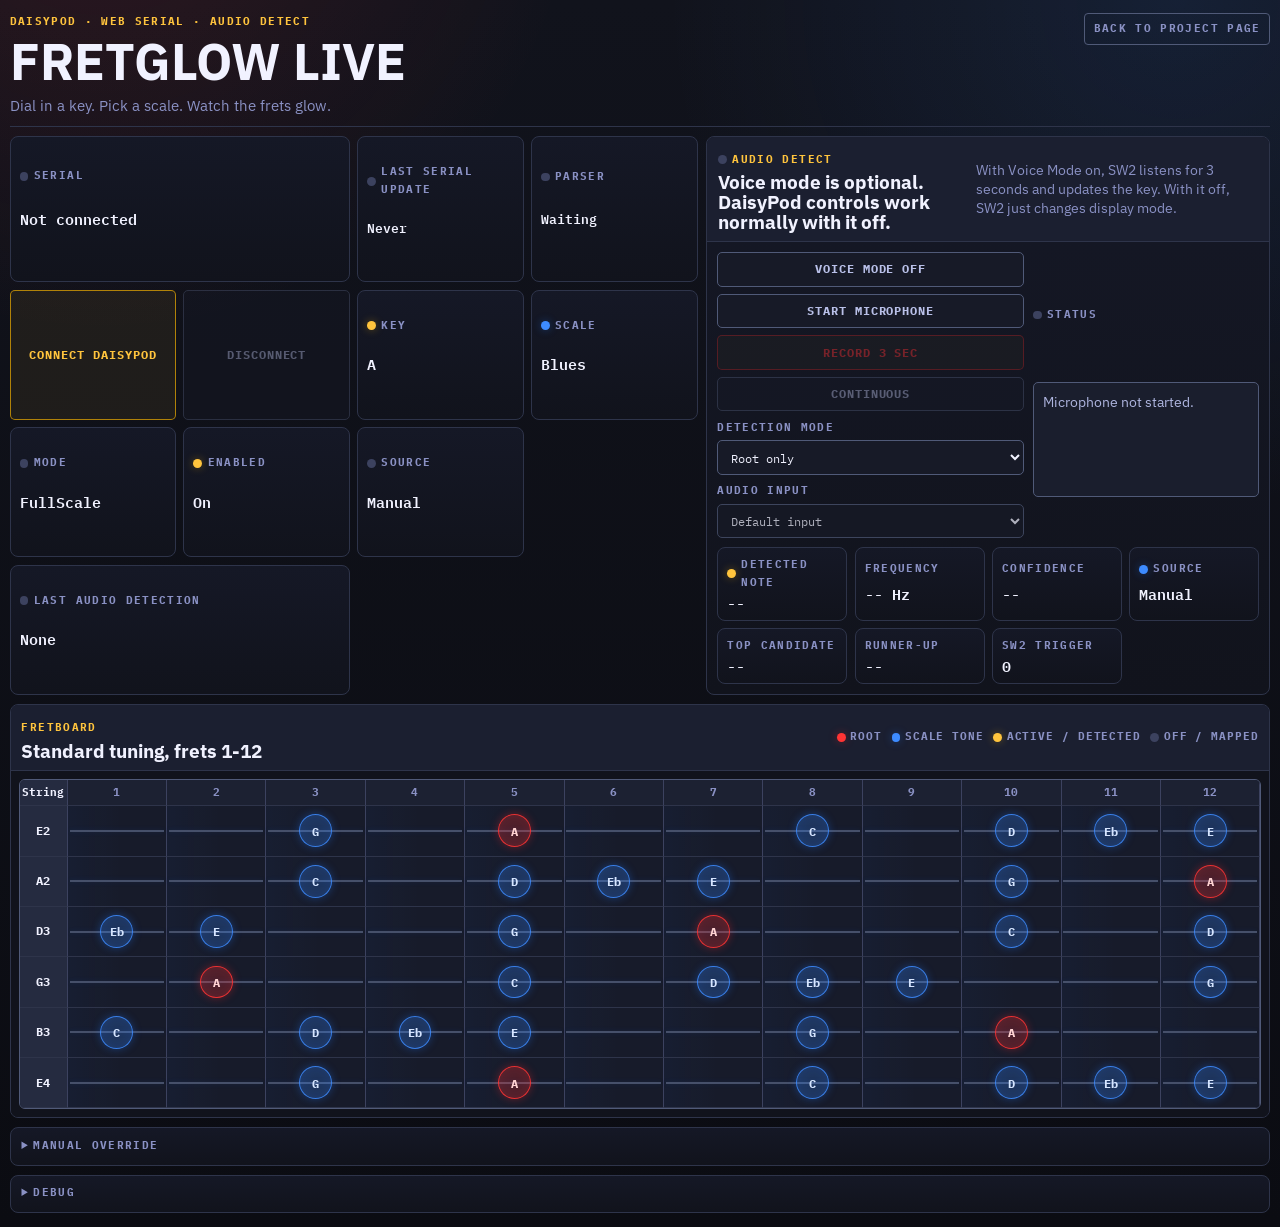
<file: visualizer.html>
<!DOCTYPE html>
<html lang="en">
<head>
  <meta charset="UTF-8">
  <meta name="viewport" content="width=device-width, initial-scale=1.0">
  <meta name="description" content="Live FretGlow browser fretboard visualizer controlled by DaisyPod USB serial and optional microphone pitch detection.">
  <title>Live FretGlow Visualizer</title>
  <link rel="stylesheet" href="visualizer.css">
</head>
<body>
  <header class="top-bar">
    <div class="title-block">
      <p class="system-tag">DAISYPOD &middot; WEB SERIAL &middot; AUDIO DETECT</p>
      <h1>FRETGLOW LIVE</h1>
      <p>Dial in a key. Pick a scale. Watch the frets glow.</p>
    </div>
    <a class="back-link" href="index.html">Back to project page</a>
  </header>

  <main class="dashboard">
    <div class="support-warning" id="supportWarning" hidden>
      Web Serial is unavailable. Use Chrome or Edge from localhost for DaisyPod control.
    </div>

    <section class="control-strip" aria-label="DaisyPod connection and visualizer state">
      <div class="status-chip serial-chip">
        <span><i class="led led-dim" aria-hidden="true"></i>Serial</span>
        <strong id="connectionStatus">Not connected</strong>
      </div>
      <div class="state-chip serial-time-chip">
        <span><i class="led led-dim" aria-hidden="true"></i>Last serial update</span>
        <strong id="lastSerialUpdate">Never</strong>
      </div>
      <div class="state-chip parse-chip" id="serialParseChip" data-status="waiting">
        <span><i class="led led-dim" aria-hidden="true"></i>Parser</span>
        <strong id="serialParseStatus">Waiting</strong>
      </div>
      <button class="button button-primary" id="connectButton" type="button">Connect DaisyPod</button>
      <button class="button button-secondary" id="disconnectButton" type="button" disabled>Disconnect</button>

      <div class="state-chip">
        <span><i class="led led-gold" aria-hidden="true"></i>Key</span>
        <strong id="stateKey">A</strong>
      </div>
      <div class="state-chip">
        <span><i class="led led-blue" aria-hidden="true"></i>Scale</span>
        <strong id="stateScale">Blues</strong>
      </div>
      <div class="state-chip">
        <span><i class="led led-dim" aria-hidden="true"></i>Mode</span>
        <strong id="stateMode">FullScale</strong>
      </div>
      <div class="state-chip enabled-chip">
        <span><i class="led led-gold" aria-hidden="true"></i>Enabled</span>
        <strong id="stateEnabled">On</strong>
      </div>
      <div class="state-chip source-chip">
        <span><i class="led led-blue" aria-hidden="true"></i>Source</span>
        <strong id="stateSource">Manual</strong>
      </div>
      <div class="state-chip wide">
        <span><i class="led led-dim" aria-hidden="true"></i>Last Audio Detection</span>
        <strong id="stateLastAudioDetection">None</strong>
      </div>
    </section>

    <section class="audio-card" id="audioCard" aria-labelledby="audio-title">
      <div class="section-title">
        <div>
          <p class="eyebrow"><i class="led led-dim" id="micLed" aria-hidden="true"></i>Audio Detect</p>
          <h2 id="audio-title">Voice mode is optional. DaisyPod controls work normally with it off.</h2>
        </div>
        <p>With Voice Mode on, SW2 listens for 3 seconds and updates the key. With it off, SW2 just changes display mode.</p>
      </div>

      <div class="audio-grid">
        <div class="audio-actions">
          <button class="button button-secondary" id="voiceModeToggle" type="button" aria-pressed="false">Voice Mode Off</button>
          <button class="button button-secondary" id="startMicButton" type="button">Start Microphone</button>
          <button class="button button-primary" id="recordAudioButton" type="button" disabled>Record 3 sec</button>
          <button class="button button-secondary" id="continuousListenButton" type="button" aria-pressed="false" disabled>Continuous</button>
          <label>
            <span>Detection mode</span>
            <select id="detectionMode">
              <option value="root">Root only</option>
              <option value="majorMinor">Root + Major/Minor</option>
              <option value="pentatonic">Root + Pentatonic candidates</option>
            </select>
          </label>
          <label>
            <span>Audio input</span>
            <select id="audioDeviceSelect" disabled>
              <option value="">Default input</option>
            </select>
          </label>
        </div>

        <div class="audio-status-wrap">
          <span><i class="led led-dim" aria-hidden="true"></i>Status</span>
          <p class="audio-status" id="audioStatus">Microphone not started.</p>
        </div>

        <div class="audio-metrics">
          <div class="metric">
            <span><i class="led led-gold" aria-hidden="true"></i>Detected note</span>
            <strong id="detectedNote">--</strong>
          </div>
          <div class="metric">
            <span>Frequency</span>
            <strong id="detectedFrequency">-- Hz</strong>
          </div>
          <div class="metric">
            <span>Confidence</span>
            <strong id="audioConfidence">--</strong>
          </div>
          <div class="metric">
            <span><i class="led led-blue" aria-hidden="true"></i>Source</span>
            <strong id="audioSourceLabel">Manual</strong>
          </div>
          <div class="metric">
            <span>Top candidate</span>
            <strong id="topCandidate">--</strong>
          </div>
          <div class="metric">
            <span>Runner-up</span>
            <strong id="runnerUpCandidate">--</strong>
          </div>
          <div class="metric">
            <span>SW2 trigger</span>
            <strong id="lastAudioTrigger">0</strong>
          </div>
        </div>
      </div>
    </section>

    <section class="fretboard-card" aria-labelledby="fretboard-title">
      <div class="fretboard-head">
        <div>
          <p class="eyebrow">Fretboard</p>
          <h2 id="fretboard-title">Standard tuning, frets 1-12</h2>
        </div>
        <div class="legend" aria-label="Fretboard color legend">
          <span><i class="legend-dot root-dot"></i>Root</span>
          <span><i class="legend-dot scale-dot"></i>Scale tone</span>
          <span><i class="legend-dot gold-dot"></i>Active / detected</span>
          <span><i class="legend-dot neutral-dot"></i>Off / mapped</span>
        </div>
      </div>
      <div class="fretboard-scroll" tabindex="0" aria-label="Scrollable guitar fretboard">
        <div class="fretboard" id="fretboard"></div>
      </div>
    </section>

    <details class="compact-details">
      <summary>Manual Override</summary>
      <div class="manual-grid">
        <label>
          <span>Key</span>
          <select id="manualKey"></select>
        </label>
        <label>
          <span>Scale</span>
          <select id="manualScale"></select>
        </label>
        <label>
          <span>Mode</span>
          <select id="manualMode"></select>
        </label>
        <label class="brightness-control">
          <span>Brightness <strong id="manualBrightnessValue">8</strong></span>
          <input id="manualBrightness" type="range" min="1" max="30" value="8">
        </label>
        <label class="toggle-control">
          <input id="manualEnabled" type="checkbox" checked>
          <span>Enabled</span>
        </label>
        <button class="button button-primary" id="applyManual" type="button">Apply</button>
      </div>
    </details>

    <details class="compact-details debug-details">
      <summary>Debug</summary>
      <div class="debug-grid">
        <div>
          <span>Raw serial log</span>
          <pre id="lastRaw">No serial input yet.</pre>
        </div>
        <div>
          <span>Last parsed JSON</span>
          <pre id="lastParsed">{}</pre>
        </div>
        <div>
          <span>Parse error</span>
          <pre id="parseError">None</pre>
        </div>
        <div>
          <span>Audio pitch frames</span>
          <pre id="audioFrameSummary">No audio frames yet.</pre>
        </div>
        <div>
          <span>Pitch-class histogram</span>
          <pre id="histogramDebug">No histogram yet.</pre>
        </div>
        <div>
          <span>Scale candidate scores</span>
          <pre id="candidateDebug">No candidates yet.</pre>
        </div>
      </div>
      <div class="hidden-line" aria-hidden="true">
        <code id="lastLine">Waiting for DaisyPod JSON...</code>
      </div>
    </details>
  </main>

  <script src="visualizer.js"></script>
</body>
</html>
</file>
<file: visualizer.css>
@import url("https://fonts.googleapis.com/css2?family=IBM+Plex+Mono:wght@500;600;700&family=IBM+Plex+Sans:wght@400;500;600;700&display=swap");

/* Theme variables */
:root {
  color-scheme: dark;
  --bg0: #0b0c12;
  --bg1: #11131c;
  --bg2: #171a27;
  --bg3: #202437;
  --root: #ff3434;
  --scale: #3d8bff;
  --gold: #ffc43d;
  --text: #f1f2ff;
  --muted: #8a91c4;
  --dim: #3c425f;
  --border: #2e344a;
  --border-active: #505a78;
  --radius: 8px;
  --max-width: 1440px;
}

* {
  box-sizing: border-box;
}

html {
  background: var(--bg0);
}

body {
  position: relative;
  min-height: 100vh;
  margin: 0;
  overflow-x: hidden;
  background:
    radial-gradient(circle at 8% -12%, rgba(255, 52, 52, 0.12), transparent 30rem),
    radial-gradient(circle at 92% 0%, rgba(61, 139, 255, 0.11), transparent 32rem),
    linear-gradient(180deg, var(--bg1), var(--bg0));
  color: var(--text);
  font-family: "IBM Plex Sans", system-ui, -apple-system, BlinkMacSystemFont, "Segoe UI", sans-serif;
  font-size: 16px;
  line-height: 1.6;
}

body::before {
  content: "";
  position: fixed;
  inset: 0;
  z-index: -1;
  pointer-events: none;
  opacity: 0.16;
  background:
    linear-gradient(rgba(255, 255, 255, 0.035) 1px, transparent 1px),
    linear-gradient(90deg, rgba(255, 255, 255, 0.03) 1px, transparent 1px);
  background-size: 44px 44px;
}

body::after {
  content: "";
  position: fixed;
  inset: 0;
  z-index: -1;
  pointer-events: none;
  opacity: 0.025;
  background-image:
    radial-gradient(circle at 20% 30%, rgba(224, 224, 240, 0.9) 0 1px, transparent 1px),
    radial-gradient(circle at 70% 60%, rgba(224, 224, 240, 0.8) 0 1px, transparent 1px);
  background-size: 17px 19px, 29px 31px;
}

button,
select,
input {
  font: inherit;
}

button {
  cursor: pointer;
}

button:disabled {
  cursor: not-allowed;
  opacity: 0.42;
}

a {
  color: inherit;
}

p,
h1,
h2,
pre {
  margin: 0;
}

h1,
h2 {
  font-family: "IBM Plex Sans", system-ui, sans-serif;
  font-weight: 700;
  letter-spacing: 0;
  line-height: 1.05;
}

h1 {
  color: var(--text);
  font-size: clamp(2rem, 4vw, 3.7rem);
}

h2 {
  color: var(--text);
  font-size: clamp(1rem, 1.5vw, 1.35rem);
}

/* Header */
.top-bar,
.dashboard {
  width: min(100% - 1.2rem, var(--max-width));
  margin: 0 auto;
}

.top-bar {
  display: grid;
  grid-template-columns: minmax(0, 1fr) auto;
  gap: 1rem;
  align-items: start;
  padding: 0.8rem 0 0.55rem;
  border-bottom: 1px solid var(--border);
}

.title-block p:not(.system-tag) {
  max-width: 620px;
  margin-top: 0.3rem;
  color: var(--muted);
  font-size: 0.95rem;
}

.system-tag,
.eyebrow,
.back-link,
.status-chip span,
.state-chip span,
.metric span,
.audio-actions label span,
.audio-status-wrap span,
.manual-grid label span,
.debug-grid span,
.compact-details summary {
  font-family: "IBM Plex Mono", ui-monospace, monospace;
  font-size: 0.7rem;
  font-weight: 700;
  letter-spacing: 0.12em;
  text-transform: uppercase;
}

.system-tag {
  margin-bottom: 0.25rem;
  color: var(--gold);
  font-family: "IBM Plex Mono", ui-monospace, monospace;
}

.back-link {
  display: inline-flex;
  align-items: center;
  min-height: 2rem;
  padding: 0.35rem 0.55rem;
  border: 1px solid var(--border-active);
  border-radius: 4px;
  color: var(--muted);
  text-decoration: none;
}

.back-link:hover {
  border-color: var(--gold);
  color: var(--gold);
}

.dashboard {
  display: grid;
  grid-template-columns: minmax(0, 1fr) minmax(420px, 0.82fr);
  gap: 0.55rem;
  padding: 0.55rem 0 0.9rem;
}

/* Buttons and LEDs */
.button {
  display: inline-flex;
  align-items: center;
  justify-content: center;
  min-height: 2.15rem;
  padding: 0.48rem 0.7rem;
  border: 1px solid var(--border-active);
  border-radius: 5px;
  background: var(--bg2);
  color: #b9c0e8;
  font-family: "IBM Plex Mono", ui-monospace, monospace;
  font-size: 0.74rem;
  font-weight: 700;
  letter-spacing: 0.08em;
  line-height: 1;
  text-transform: uppercase;
  transition: background-color 0.18s ease, border-color 0.18s ease, color 0.18s ease;
}

.button:hover:not(:disabled) {
  border-color: var(--gold);
  background: rgba(255, 184, 0, 0.08);
  color: var(--gold);
}

.button-primary {
  border-color: rgba(255, 184, 0, 0.65);
  color: var(--gold);
  background: rgba(255, 196, 61, 0.07);
}

.button-primary:hover:not(:disabled) {
  box-shadow: 0 0 8px rgba(255, 184, 0, 0.22);
}

.button.active,
#recordAudioButton {
  border-color: rgba(255, 40, 40, 0.65);
  color: var(--root);
}

#recordAudioButton:hover:not(:disabled),
.button.active:hover:not(:disabled) {
  background: rgba(255, 40, 40, 0.08);
  box-shadow: 0 0 8px rgba(255, 40, 40, 0.2);
}

.led,
.legend-dot {
  display: inline-block;
  flex: 0 0 auto;
  width: 0.55rem;
  height: 0.55rem;
  border-radius: 999px;
  vertical-align: -0.04rem;
}

.led-red,
.root-dot {
  background: var(--root);
  box-shadow: 0 0 8px rgba(255, 40, 40, 0.35);
}

.led-blue,
.scale-dot {
  background: var(--scale);
  box-shadow: 0 0 8px rgba(34, 119, 255, 0.35);
}

.led-gold,
.gold-dot {
  background: var(--gold);
  box-shadow: 0 0 8px rgba(255, 184, 0, 0.35);
}

.led-dim,
.neutral-dot {
  background: var(--dim);
  box-shadow: none;
}

.serial-chip.connected .led,
.enabled-chip[data-enabled="1"] .led,
.audio-card.mic-ready #micLed {
  background: var(--gold);
  box-shadow: 0 0 8px rgba(255, 184, 0, 0.35);
}

.serial-chip.error .led,
.enabled-chip[data-enabled="0"] .led,
.audio-card.mic-error #micLed {
  background: var(--root);
  box-shadow: 0 0 8px rgba(255, 40, 40, 0.35);
}

.source-chip[data-source="daisypod"] .led {
  background: var(--scale);
  box-shadow: 0 0 8px rgba(34, 119, 255, 0.35);
}

.source-chip[data-source="audio"] .led,
.audio-card.listening #micLed {
  background: var(--gold);
  box-shadow: 0 0 8px rgba(255, 184, 0, 0.35);
  animation: ledPulse 1s ease-in-out infinite;
}

.source-chip[data-source="manual"] .led {
  background: var(--dim);
  box-shadow: none;
}

@keyframes ledPulse {
  0%,
  100% {
    opacity: 0.55;
  }
  50% {
    opacity: 1;
  }
}

/* Control strips and cards */
.support-warning {
  grid-column: 1 / -1;
  padding: 0.5rem 0.7rem;
  border: 1px solid rgba(255, 40, 40, 0.42);
  border-radius: var(--radius);
  background: rgba(255, 40, 40, 0.08);
  color: var(--text);
}

.control-strip {
  display: grid;
  grid-template-columns: repeat(4, minmax(0, 1fr));
  gap: 0.45rem;
  align-items: stretch;
}

.status-chip,
.state-chip,
.metric,
.audio-card,
.fretboard-card,
.compact-details {
  border: 1px solid var(--border);
  border-radius: var(--radius);
  background: linear-gradient(180deg, #151826, var(--bg1));
}

.status-chip,
.state-chip,
.metric {
  display: grid;
  gap: 0.18rem;
  min-width: 0;
  padding: 0.48rem 0.56rem;
}

.status-chip span,
.state-chip span,
.metric span,
.audio-actions label span,
.audio-status-wrap span,
.manual-grid label span,
.debug-grid span,
.eyebrow {
  display: inline-flex;
  align-items: center;
  gap: 0.34rem;
  color: var(--muted);
}

.status-chip strong,
.state-chip strong,
.metric strong {
  overflow: hidden;
  color: var(--text);
  font-family: "IBM Plex Mono", ui-monospace, monospace;
  font-size: 0.92rem;
  font-weight: 600;
  line-height: 1.2;
  text-overflow: ellipsis;
  white-space: nowrap;
}

.serial-chip {
  grid-column: span 2;
}

.parse-chip[data-status="ok"] .led {
  background: var(--scale);
  box-shadow: var(--glow-blue);
}

.parse-chip[data-status="fail"] .led {
  background: var(--root);
  box-shadow: var(--glow-red);
}

.serial-time-chip strong,
.parse-chip strong {
  font-size: 0.82rem;
}

.control-strip > .button {
  align-self: stretch;
}

.state-chip {
  grid-column: span 1;
}

.state-chip.wide {
  grid-column: span 2;
}

.audio-card,
.fretboard-card,
.compact-details {
  overflow: hidden;
  min-width: 0;
}

.fretboard-card,
.compact-details {
  grid-column: 1 / -1;
}

.section-title,
.fretboard-head {
  display: flex;
  align-items: center;
  justify-content: space-between;
  gap: 1rem;
  padding: 0.55rem 0.68rem;
  border-bottom: 1px solid var(--border);
  background: #1b1f30;
}

.section-title > p {
  max-width: 520px;
  color: var(--muted);
  font-size: 0.86rem;
  line-height: 1.35;
}

.eyebrow {
  margin-bottom: 0.22rem;
  color: var(--gold);
}

.audio-grid {
  display: grid;
  grid-template-columns: minmax(0, 1.15fr) minmax(12rem, 0.85fr);
  gap: 0.55rem;
  padding: 0.62rem;
}

.audio-actions {
  display: flex;
  flex-wrap: wrap;
  gap: 0.45rem;
  align-content: start;
  align-items: end;
  min-width: 0;
}

.audio-actions label,
.manual-grid label {
  display: grid;
  gap: 0.25rem;
  min-width: min(10.5rem, 100%);
}

.audio-actions .button {
  flex: 1 1 9.4rem;
}

.audio-actions label {
  flex: 1 1 13rem;
}

.audio-actions select,
.manual-grid select {
  min-height: 2.15rem;
  padding: 0.42rem 0.55rem;
  border: 1px solid var(--border-active);
  border-radius: 5px;
  background: var(--bg2);
  color: var(--text);
  font-family: "IBM Plex Mono", ui-monospace, monospace;
  font-size: 0.78rem;
}

.audio-actions select:focus,
.manual-grid select:focus,
input[type="range"]:focus-visible,
.button:focus-visible,
.back-link:focus-visible,
summary:focus-visible {
  outline: 1px solid var(--gold);
  outline-offset: 2px;
}

.audio-status-wrap {
  display: grid;
  min-width: 0;
  gap: 0.25rem;
}

.audio-status {
  min-height: 3.05rem;
  max-height: 7.2rem;
  overflow: auto;
  padding: 0.55rem;
  border: 1px solid var(--border-active);
  border-radius: 5px;
  background: #1a1e2d;
  color: #aeb5df;
  font-size: 0.9rem;
  line-height: 1.35;
}

.audio-status.audio-ok {
  border-color: rgba(255, 184, 0, 0.38);
  color: var(--text);
}

.audio-status.audio-error {
  border-color: rgba(255, 40, 40, 0.55);
  color: var(--root);
}

.audio-metrics {
  display: grid;
  grid-column: 1 / -1;
  grid-template-columns: repeat(auto-fit, minmax(7.8rem, 1fr));
  gap: 0.45rem;
}

.audio-metrics .metric {
  min-height: 3.25rem;
}

/* Fretboard visualization */
.legend {
  display: flex;
  flex-wrap: wrap;
  gap: 0.6rem;
  align-items: center;
  color: var(--muted);
  font-family: "IBM Plex Mono", ui-monospace, monospace;
  font-size: 0.7rem;
  font-weight: 700;
  letter-spacing: 0.08em;
  text-transform: uppercase;
}

.legend span {
  display: inline-flex;
  align-items: center;
  gap: 0.28rem;
}

.fretboard-scroll {
  overflow-x: auto;
  padding: 0.5rem;
  background: var(--bg1);
}

.fretboard {
  display: grid;
  grid-template-columns: 3rem repeat(12, minmax(4.05rem, 1fr));
  min-width: 800px;
  overflow: hidden;
  border: 1px solid var(--border-active);
  border-radius: 6px;
  background: #111522;
}

.fret-label,
.string-label,
.fret-cell {
  min-height: 3.15rem;
  border-right: 1px solid var(--dim);
  border-bottom: 1px solid var(--border);
}

.fret-label {
  display: grid;
  place-items: center;
  min-height: 1.65rem;
  background: #1c2132;
  color: var(--muted);
  font-family: "IBM Plex Mono", ui-monospace, monospace;
  font-size: 0.68rem;
  font-weight: 700;
}

.fret-label.corner,
.string-label {
  background: #252b40;
  color: var(--text);
}

.string-label {
  display: grid;
  place-items: center;
  font-family: "IBM Plex Mono", ui-monospace, monospace;
  font-size: 0.72rem;
  font-weight: 700;
}

.fret-cell {
  position: relative;
  display: grid;
  place-items: center;
  background:
    linear-gradient(90deg, rgba(34, 119, 255, 0.035), transparent 55%),
    #171b2a;
}

.fret-cell::before {
  content: "";
  position: absolute;
  left: 0.12rem;
  right: 0.12rem;
  top: 50%;
  height: 2px;
  background: #46506a;
  box-shadow: 0 0 5px rgba(34, 119, 255, 0.12);
  transform: translateY(-50%);
}

.note-dot {
  position: relative;
  z-index: 1;
  display: grid;
  place-items: center;
  width: 2.05rem;
  height: 2.05rem;
  border: 1px solid rgba(224, 224, 240, 0.32);
  border-radius: 999px;
  color: var(--text);
  font-family: "IBM Plex Mono", ui-monospace, monospace;
  font-size: 0.78rem;
  font-weight: 700;
  line-height: 1;
}

.note-dot.root {
  border-color: rgba(255, 52, 52, 0.88);
  background: rgba(255, 52, 52, 0.24);
  box-shadow: 0 0 8px rgba(255, 40, 40, 0.35), inset 0 0 12px rgba(255, 40, 40, 0.12);
  color: #ffd3d3;
}

.note-dot.scale {
  border-color: rgba(61, 139, 255, 0.86);
  background: rgba(61, 139, 255, 0.24);
  box-shadow: 0 0 8px rgba(34, 119, 255, 0.35), inset 0 0 12px rgba(34, 119, 255, 0.12);
  color: #d6e5ff;
}

.note-dot.neutral {
  border-color: rgba(255, 196, 61, 0.62);
  background: rgba(255, 196, 61, 0.16);
  color: #ffe49b;
}

.note-dot.off {
  display: none;
}

.fretboard.disabled .note-dot.root,
.fretboard.disabled .note-dot.scale {
  opacity: 0.25;
}

/* Collapsible manual and debug sections */
.compact-details summary {
  cursor: pointer;
  padding: 0.55rem 0.68rem;
  border-bottom: 1px solid transparent;
  color: var(--muted);
  list-style-position: inside;
}

.compact-details[open] summary {
  border-bottom-color: var(--border);
  color: var(--gold);
}

.manual-grid {
  display: grid;
  grid-template-columns: repeat(6, minmax(0, 1fr));
  gap: 0.5rem;
  align-items: end;
  padding: 0.62rem;
  background: var(--bg2);
}

.manual-grid label {
  min-width: 0;
}

.manual-grid input[type="range"] {
  width: 100%;
  accent-color: var(--gold);
}

.toggle-control {
  align-items: center;
  grid-template-columns: auto minmax(0, 1fr);
}

.toggle-control input {
  width: 1rem;
  height: 1rem;
  accent-color: var(--gold);
}

.debug-grid {
  display: grid;
  grid-template-columns: repeat(3, minmax(0, 1fr));
  gap: 0.5rem;
  padding: 0.62rem;
  background: var(--bg2);
}

.debug-grid > div {
  display: grid;
  gap: 0.25rem;
  min-width: 0;
}

.debug-grid pre {
  overflow: auto;
  min-height: 4.25rem;
  max-height: 9rem;
  padding: 0.55rem;
  border: 1px solid var(--border-active);
  border-radius: 5px;
  background: var(--bg0);
  color: var(--text);
  font-family: "IBM Plex Mono", ui-monospace, monospace;
  font-size: 0.74rem;
  line-height: 1.42;
  white-space: pre-wrap;
}

.hidden-line {
  display: none;
}

@media (max-width: 1180px) {
  .dashboard,
  .control-strip {
    grid-template-columns: 1fr;
  }

  .serial-chip,
  .state-chip.wide {
    grid-column: auto;
  }

  .control-strip {
    grid-template-columns: repeat(4, minmax(0, 1fr));
  }

  .audio-grid {
    grid-template-columns: 1fr;
  }

  .audio-metrics,
  .debug-grid {
    grid-template-columns: repeat(3, minmax(0, 1fr));
  }

  .manual-grid {
    grid-template-columns: repeat(3, minmax(0, 1fr));
  }
}

@media (max-width: 720px) {
  .top-bar,
  .dashboard {
    width: min(100% - 0.8rem, var(--max-width));
  }

  .top-bar,
  .section-title,
  .fretboard-head {
    grid-template-columns: 1fr;
  }

  .top-bar,
  .section-title,
  .fretboard-head {
    align-items: flex-start;
    flex-direction: column;
  }

  .section-title,
  .section-title > div,
  .section-title > p,
  .audio-card,
  .audio-grid,
  .audio-actions,
  .audio-status-wrap,
  .audio-metrics {
    width: 100%;
    max-width: 100%;
    min-width: 0;
  }

  .section-title h2 {
    max-width: 100%;
    overflow-wrap: anywhere;
  }

  .control-strip,
  .audio-metrics,
  .manual-grid,
  .debug-grid {
    grid-template-columns: 1fr;
  }

  .serial-chip,
  .state-chip,
  .state-chip.wide {
    grid-column: auto;
  }

  .button,
  .audio-actions,
  .audio-actions .button,
  .audio-actions label {
    flex-basis: 100%;
    width: 100%;
  }

  .fretboard-scroll {
    padding: 0.38rem;
  }
}

@media (prefers-reduced-motion: reduce) {
  *,
  *::before,
  *::after {
    animation: none !important;
    transition: none !important;
  }
}
</file>
